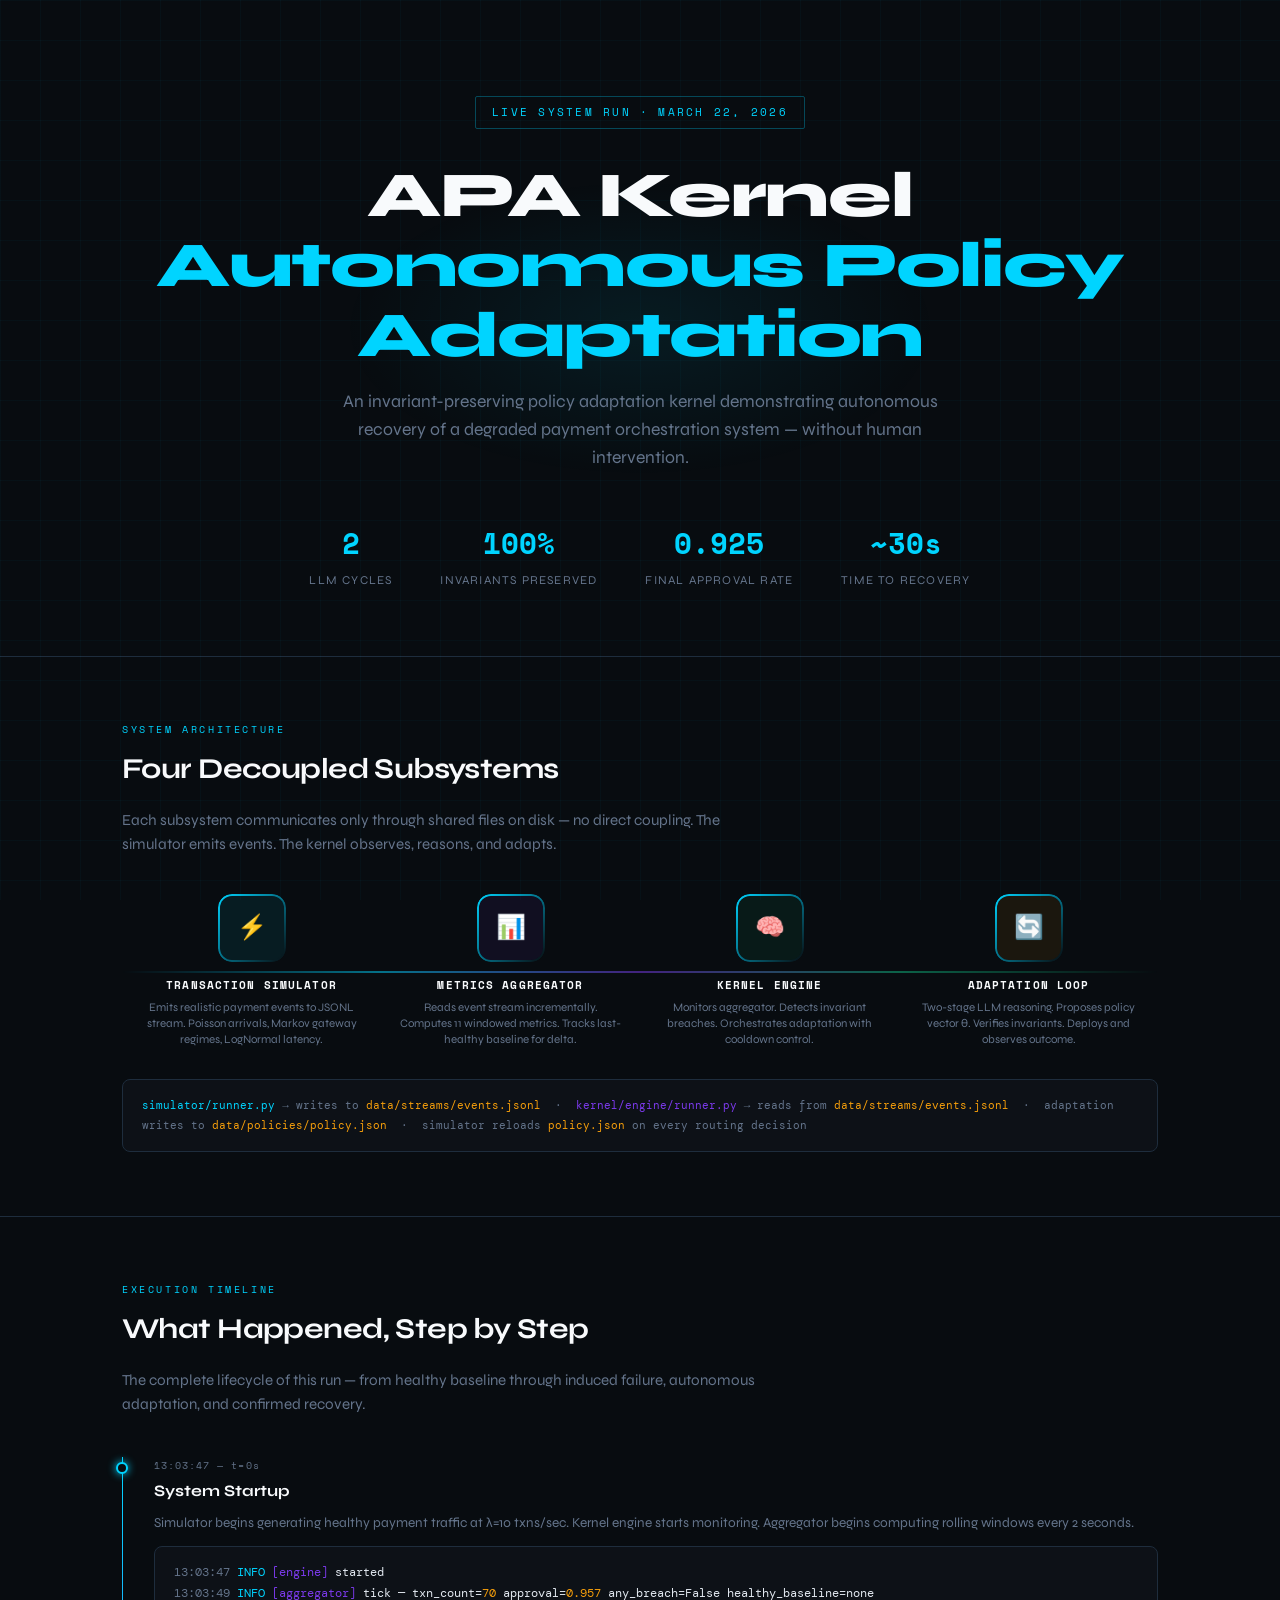
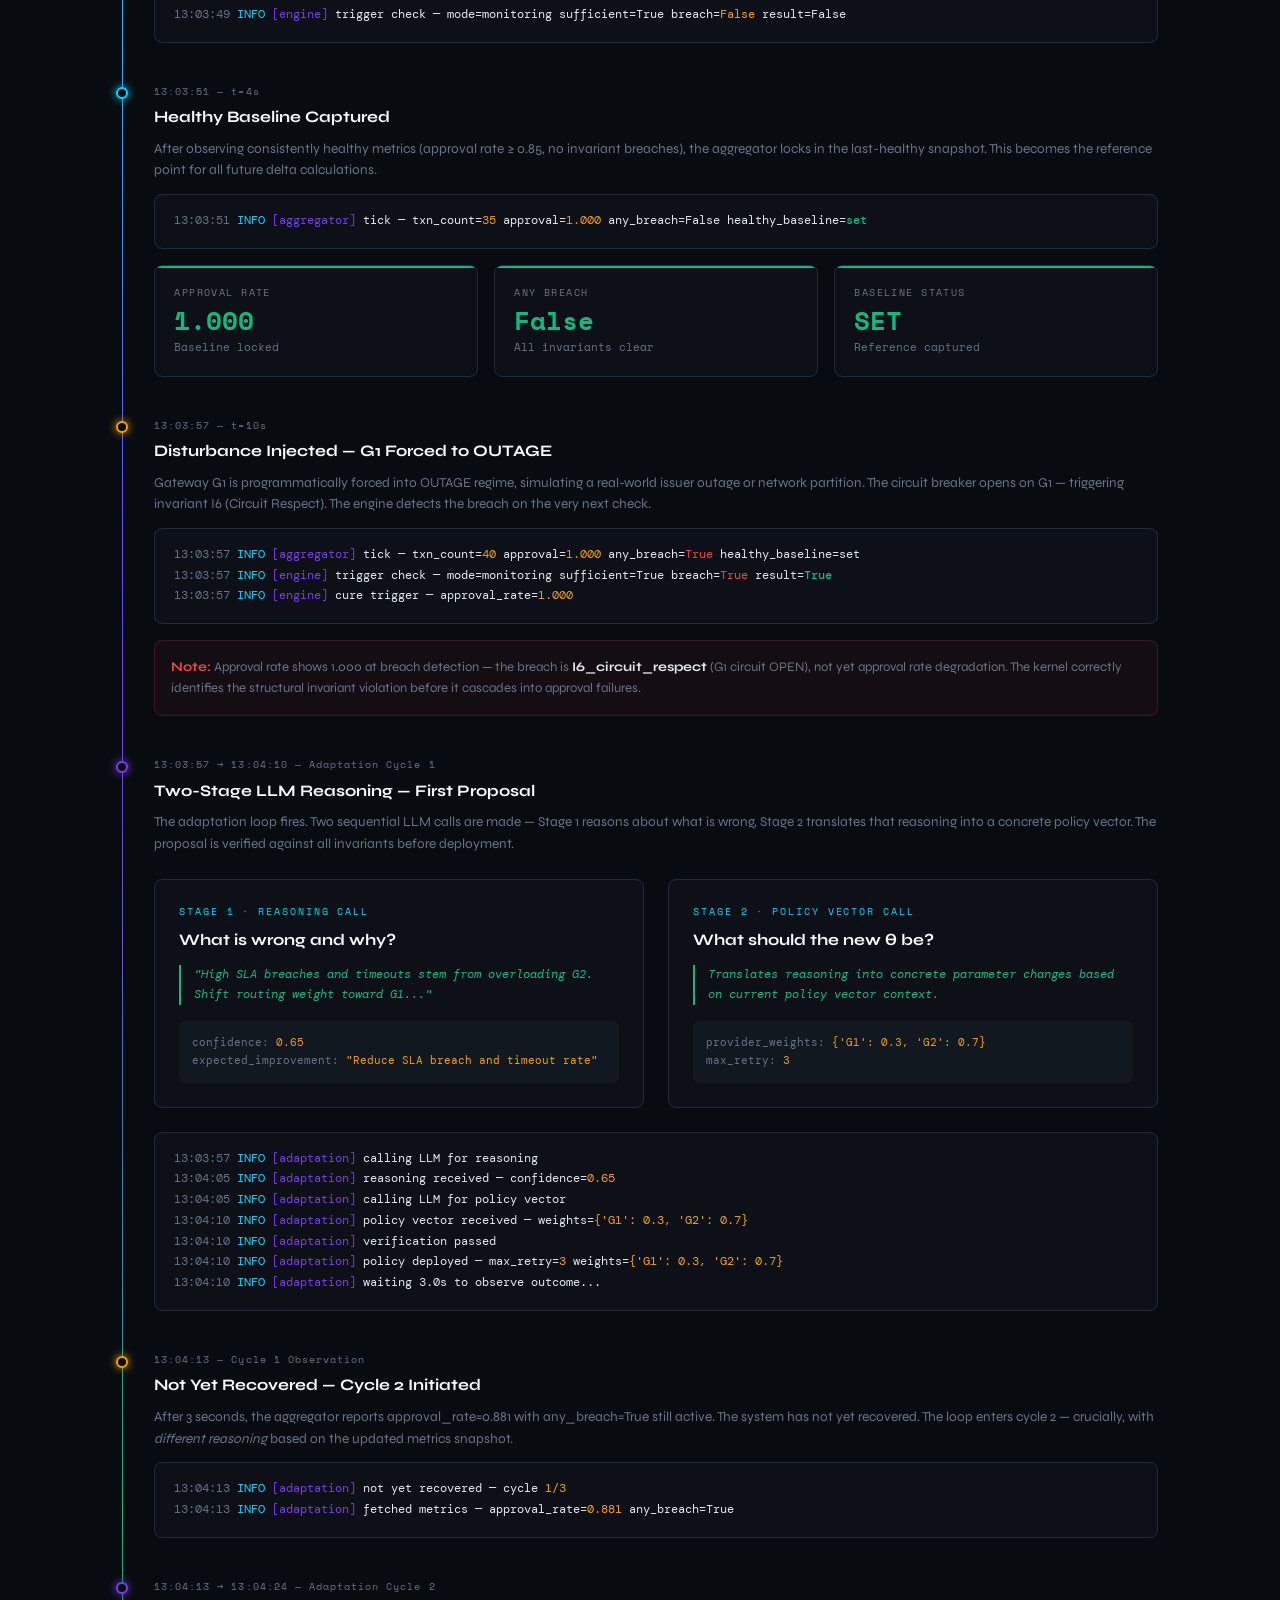
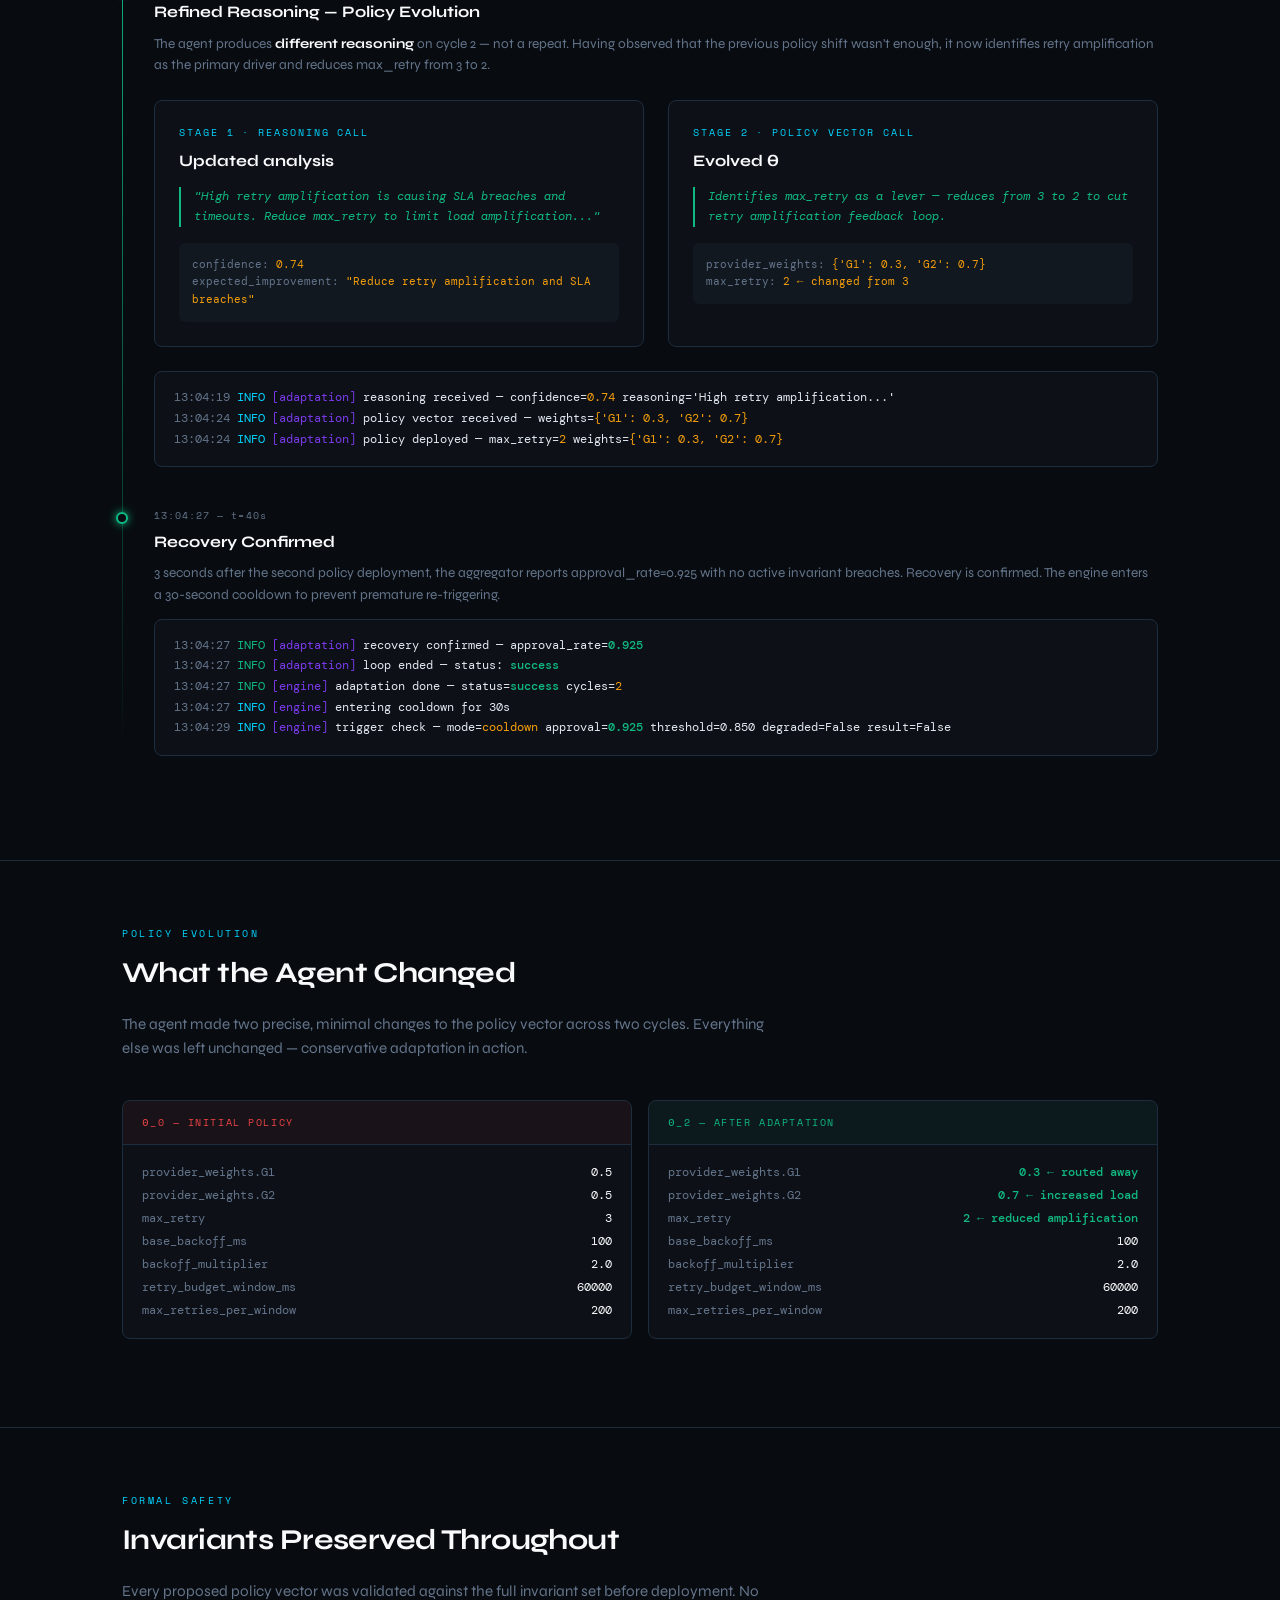
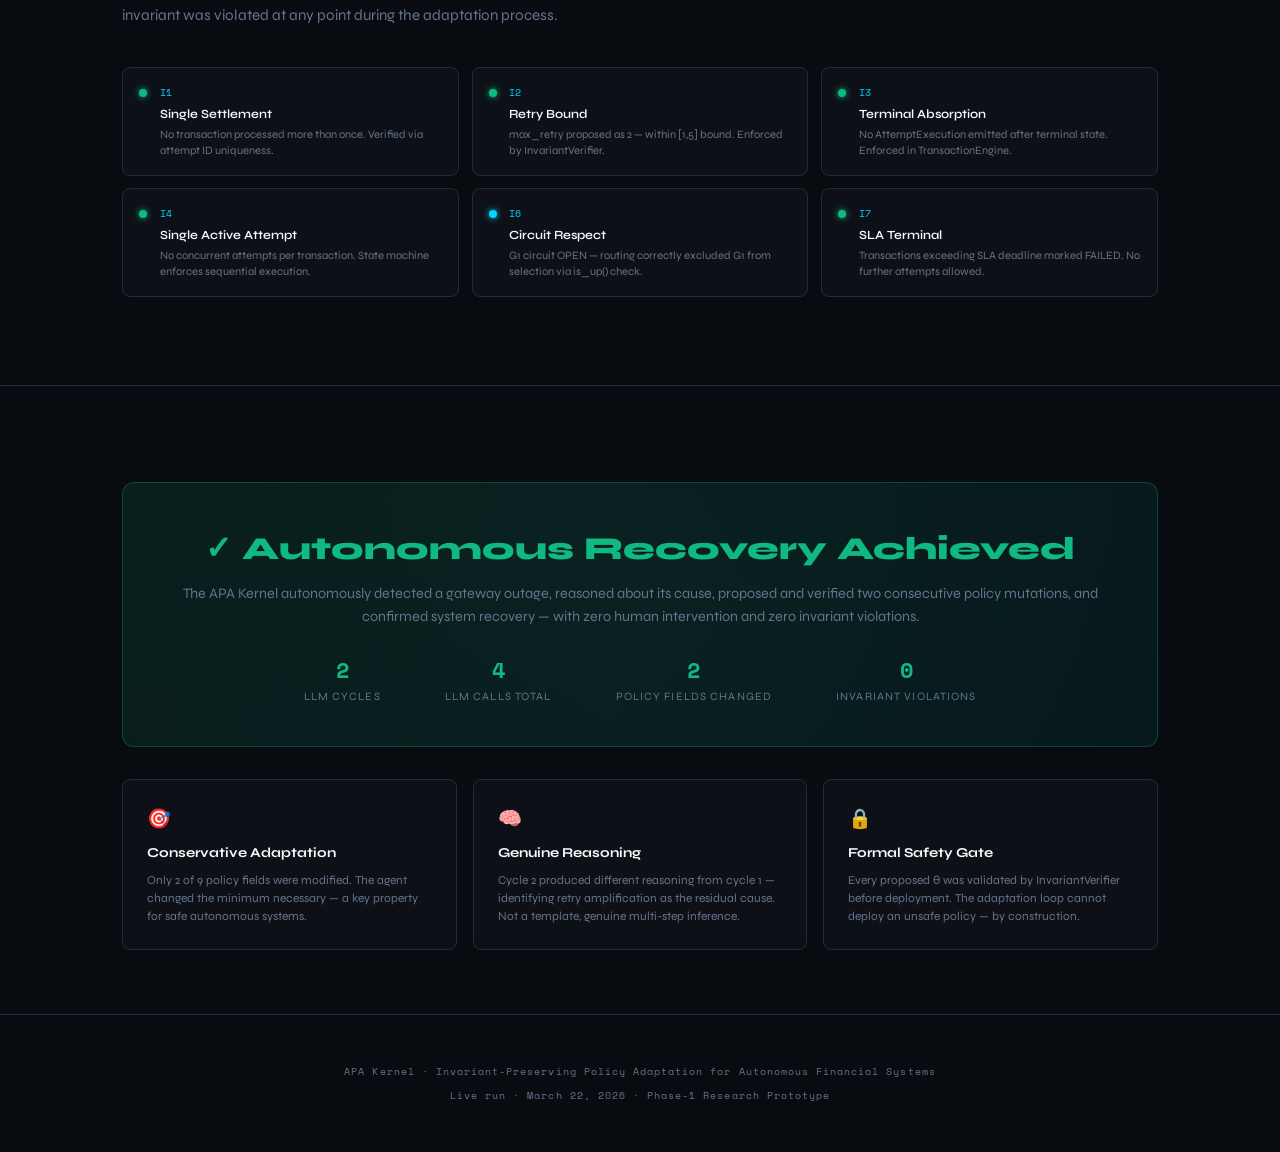
<file: docs/phase_1/apa_kernel_showcase.html>
<!DOCTYPE html>
<html lang="en">
<head>
<meta charset="UTF-8">
<meta name="viewport" content="width=device-width, initial-scale=1.0">
<title>APA Kernel — Live Run Showcase</title>
<link href="https://fonts.googleapis.com/css2?family=Space+Mono:wght@400;700&family=Syne:wght@400;600;700;800&family=DM+Mono:wght@300;400;500&display=swap" rel="stylesheet">
<style>
  :root {
    --bg: #080c10;
    --surface: #0d1117;
    --surface-2: #111820;
    --border: #1e2d3d;
    --accent: #00d4ff;
    --accent-2: #7c3aed;
    --accent-3: #10b981;
    --warn: #f59e0b;
    --danger: #ef4444;
    --text: #e2e8f0;
    --text-dim: #64748b;
    --text-bright: #f8fafc;
    --glow: rgba(0, 212, 255, 0.15);
  }

  * { margin: 0; padding: 0; box-sizing: border-box; }

  body {
    background: var(--bg);
    color: var(--text);
    font-family: 'Syne', sans-serif;
    overflow-x: hidden;
    line-height: 1.6;
  }

  /* Grid background */
  body::before {
    content: '';
    position: fixed;
    inset: 0;
    background-image:
      linear-gradient(rgba(0,212,255,0.03) 1px, transparent 1px),
      linear-gradient(90deg, rgba(0,212,255,0.03) 1px, transparent 1px);
    background-size: 40px 40px;
    pointer-events: none;
    z-index: 0;
  }

  .container {
    max-width: 1100px;
    margin: 0 auto;
    padding: 0 2rem;
    position: relative;
    z-index: 1;
  }

  /* ── HERO ── */
  .hero {
    padding: 6rem 0 4rem;
    text-align: center;
    position: relative;
  }

  .hero::after {
    content: '';
    position: absolute;
    top: 50%;
    left: 50%;
    transform: translate(-50%, -50%);
    width: 600px;
    height: 300px;
    background: radial-gradient(ellipse, rgba(0,212,255,0.08) 0%, transparent 70%);
    pointer-events: none;
  }

  .badge {
    display: inline-block;
    font-family: 'Space Mono', monospace;
    font-size: 0.7rem;
    letter-spacing: 0.2em;
    text-transform: uppercase;
    color: var(--accent);
    border: 1px solid rgba(0,212,255,0.3);
    padding: 0.4rem 1rem;
    border-radius: 2px;
    margin-bottom: 2rem;
    animation: fadeIn 0.6s ease forwards;
  }

  .hero h1 {
    font-size: clamp(2.5rem, 5vw, 4rem);
    font-weight: 800;
    color: var(--text-bright);
    letter-spacing: -0.02em;
    line-height: 1.1;
    margin-bottom: 1rem;
    animation: slideUp 0.7s ease forwards;
  }

  .hero h1 span {
    color: var(--accent);
    position: relative;
  }

  .hero-sub {
    font-size: 1.1rem;
    color: var(--text-dim);
    max-width: 600px;
    margin: 0 auto 3rem;
    font-weight: 400;
    animation: slideUp 0.8s ease forwards;
  }

  .hero-meta {
    display: flex;
    justify-content: center;
    gap: 3rem;
    animation: slideUp 0.9s ease forwards;
  }

  .hero-meta-item {
    text-align: center;
  }

  .hero-meta-item .val {
    font-family: 'Space Mono', monospace;
    font-size: 1.8rem;
    font-weight: 700;
    color: var(--accent);
    display: block;
  }

  .hero-meta-item .lbl {
    font-size: 0.75rem;
    color: var(--text-dim);
    letter-spacing: 0.1em;
    text-transform: uppercase;
  }

  /* ── SECTION ── */
  .section {
    padding: 4rem 0;
    border-top: 1px solid var(--border);
  }

  .section-label {
    font-family: 'Space Mono', monospace;
    font-size: 0.65rem;
    letter-spacing: 0.25em;
    text-transform: uppercase;
    color: var(--accent);
    margin-bottom: 0.5rem;
  }

  .section-title {
    font-size: 1.8rem;
    font-weight: 700;
    color: var(--text-bright);
    margin-bottom: 1rem;
    letter-spacing: -0.02em;
  }

  .section-desc {
    color: var(--text-dim);
    max-width: 650px;
    margin-bottom: 2.5rem;
    font-size: 0.95rem;
  }

  /* ── ARCHITECTURE ── */
  .arch-flow {
    display: grid;
    grid-template-columns: repeat(4, 1fr);
    gap: 0;
    position: relative;
    margin: 2rem 0;
  }

  .arch-flow::before {
    content: '';
    position: absolute;
    top: 50%;
    left: 0;
    right: 0;
    height: 1px;
    background: linear-gradient(90deg, transparent, var(--accent), var(--accent-2), var(--accent-3), transparent);
    transform: translateY(-50%);
    z-index: 0;
  }

  .arch-node {
    display: flex;
    flex-direction: column;
    align-items: center;
    position: relative;
    z-index: 1;
    padding: 0 1rem;
  }

  .arch-icon {
    width: 64px;
    height: 64px;
    border-radius: 12px;
    display: flex;
    align-items: center;
    justify-content: center;
    font-size: 1.5rem;
    margin-bottom: 1rem;
    position: relative;
  }

  .arch-icon::after {
    content: '';
    position: absolute;
    inset: -2px;
    border-radius: 14px;
    padding: 2px;
    background: linear-gradient(135deg, var(--accent), transparent);
    -webkit-mask: linear-gradient(#fff 0 0) content-box, linear-gradient(#fff 0 0);
    mask: linear-gradient(#fff 0 0) content-box, linear-gradient(#fff 0 0);
    -webkit-mask-composite: xor;
    mask-composite: exclude;
  }

  .arch-node-title {
    font-family: 'Space Mono', monospace;
    font-size: 0.7rem;
    font-weight: 700;
    text-transform: uppercase;
    letter-spacing: 0.1em;
    color: var(--text-bright);
    text-align: center;
    margin-bottom: 0.3rem;
  }

  .arch-node-desc {
    font-size: 0.72rem;
    color: var(--text-dim);
    text-align: center;
    line-height: 1.4;
  }

  /* ── TIMELINE ── */
  .timeline {
    position: relative;
    padding-left: 2rem;
  }

  .timeline::before {
    content: '';
    position: absolute;
    left: 0;
    top: 0;
    bottom: 0;
    width: 1px;
    background: linear-gradient(180deg, var(--accent), var(--accent-2), var(--accent-3), transparent);
  }

  .phase {
    position: relative;
    margin-bottom: 2.5rem;
    animation: fadeIn 0.5s ease forwards;
  }

  .phase-dot {
    position: absolute;
    left: -2.4rem;
    top: 0.3rem;
    width: 12px;
    height: 12px;
    border-radius: 50%;
    border: 2px solid var(--accent);
    background: var(--bg);
    box-shadow: 0 0 8px var(--accent);
  }

  .phase-dot.warn { border-color: var(--warn); box-shadow: 0 0 8px var(--warn); }
  .phase-dot.success { border-color: var(--accent-3); box-shadow: 0 0 8px var(--accent-3); }
  .phase-dot.purple { border-color: var(--accent-2); box-shadow: 0 0 8px var(--accent-2); }

  .phase-time {
    font-family: 'Space Mono', monospace;
    font-size: 0.65rem;
    color: var(--text-dim);
    letter-spacing: 0.1em;
    margin-bottom: 0.3rem;
  }

  .phase-title {
    font-size: 1rem;
    font-weight: 700;
    color: var(--text-bright);
    margin-bottom: 0.5rem;
  }

  .phase-desc {
    font-size: 0.85rem;
    color: var(--text-dim);
    margin-bottom: 0.8rem;
    line-height: 1.6;
  }

  /* ── LOG BLOCK ── */
  .log-block {
    background: var(--surface);
    border: 1px solid var(--border);
    border-radius: 8px;
    padding: 1rem 1.2rem;
    font-family: 'DM Mono', monospace;
    font-size: 0.72rem;
    line-height: 1.8;
    overflow-x: auto;
  }

  .log-line { display: block; }
  .log-time { color: var(--text-dim); }
  .log-level-info { color: var(--accent); }
  .log-level-warn { color: var(--warn); }
  .log-level-success { color: var(--accent-3); }
  .log-component { color: var(--accent-2); }
  .log-msg { color: var(--text); }
  .log-highlight { color: var(--accent-3); font-weight: 500; }
  .log-value { color: var(--warn); }

  /* ── METRICS GRID ── */
  .metrics-grid {
    display: grid;
    grid-template-columns: repeat(3, 1fr);
    gap: 1rem;
    margin: 1.5rem 0;
  }

  .metric-card {
    background: var(--surface);
    border: 1px solid var(--border);
    border-radius: 8px;
    padding: 1.2rem;
    position: relative;
    overflow: hidden;
  }

  .metric-card::before {
    content: '';
    position: absolute;
    top: 0;
    left: 0;
    right: 0;
    height: 2px;
  }

  .metric-card.healthy::before { background: var(--accent-3); }
  .metric-card.warn::before { background: var(--warn); }
  .metric-card.danger::before { background: var(--danger); }
  .metric-card.accent::before { background: var(--accent); }

  .metric-label {
    font-family: 'Space Mono', monospace;
    font-size: 0.6rem;
    letter-spacing: 0.15em;
    text-transform: uppercase;
    color: var(--text-dim);
    margin-bottom: 0.5rem;
  }

  .metric-value {
    font-family: 'Space Mono', monospace;
    font-size: 1.6rem;
    font-weight: 700;
    color: var(--text-bright);
    line-height: 1;
    margin-bottom: 0.3rem;
  }

  .metric-value.green { color: var(--accent-3); }
  .metric-value.amber { color: var(--warn); }
  .metric-value.red { color: var(--danger); }
  .metric-value.blue { color: var(--accent); }

  .metric-delta {
    font-family: 'Space Mono', monospace;
    font-size: 0.7rem;
    color: var(--text-dim);
  }

  .metric-delta.up { color: var(--accent-3); }
  .metric-delta.down { color: var(--danger); }

  /* ── TWO STAGE ── */
  .two-stage {
    display: grid;
    grid-template-columns: 1fr 1fr;
    gap: 1.5rem;
    margin: 1.5rem 0;
  }

  .stage-card {
    background: var(--surface);
    border: 1px solid var(--border);
    border-radius: 8px;
    padding: 1.5rem;
    position: relative;
  }

  .stage-number {
    font-family: 'Space Mono', monospace;
    font-size: 0.6rem;
    letter-spacing: 0.2em;
    text-transform: uppercase;
    color: var(--accent);
    margin-bottom: 0.5rem;
  }

  .stage-title {
    font-size: 1rem;
    font-weight: 700;
    color: var(--text-bright);
    margin-bottom: 0.8rem;
  }

  .stage-quote {
    font-family: 'DM Mono', monospace;
    font-size: 0.78rem;
    color: var(--accent-3);
    line-height: 1.6;
    border-left: 2px solid var(--accent-3);
    padding-left: 0.8rem;
    margin-bottom: 1rem;
    font-style: italic;
  }

  .stage-result {
    background: var(--surface-2);
    border-radius: 6px;
    padding: 0.8rem;
    font-family: 'DM Mono', monospace;
    font-size: 0.7rem;
    color: var(--text-dim);
  }

  .stage-result span { color: var(--warn); }

  /* ── RESULT BANNER ── */
  .result-banner {
    background: linear-gradient(135deg, rgba(16,185,129,0.1), rgba(0,212,255,0.05));
    border: 1px solid rgba(16,185,129,0.3);
    border-radius: 12px;
    padding: 2.5rem;
    text-align: center;
    margin: 2rem 0;
    position: relative;
    overflow: hidden;
  }

  .result-banner::before {
    content: '';
    position: absolute;
    top: -50%;
    left: -50%;
    width: 200%;
    height: 200%;
    background: radial-gradient(circle, rgba(16,185,129,0.05) 0%, transparent 60%);
    animation: pulse 3s ease-in-out infinite;
  }

  .result-banner h2 {
    font-size: 2rem;
    font-weight: 800;
    color: var(--accent-3);
    margin-bottom: 0.5rem;
    position: relative;
  }

  .result-banner p {
    color: var(--text-dim);
    font-size: 0.9rem;
    position: relative;
  }

  /* ── POLICY DIFF ── */
  .policy-diff {
    display: grid;
    grid-template-columns: 1fr 1fr;
    gap: 1rem;
    margin: 1.5rem 0;
  }

  .policy-col {
    background: var(--surface);
    border: 1px solid var(--border);
    border-radius: 8px;
    overflow: hidden;
  }

  .policy-col-header {
    padding: 0.8rem 1.2rem;
    font-family: 'Space Mono', monospace;
    font-size: 0.65rem;
    letter-spacing: 0.15em;
    text-transform: uppercase;
    border-bottom: 1px solid var(--border);
  }

  .policy-col-header.before { color: var(--danger); background: rgba(239,68,68,0.05); }
  .policy-col-header.after { color: var(--accent-3); background: rgba(16,185,129,0.05); }

  .policy-col-body {
    padding: 1rem 1.2rem;
    font-family: 'DM Mono', monospace;
    font-size: 0.72rem;
    line-height: 2;
  }

  .policy-line { display: flex; justify-content: space-between; }
  .policy-key { color: var(--text-dim); }
  .policy-val { color: var(--text-bright); }
  .policy-val.changed { color: var(--accent-3); font-weight: 500; }

  /* ── INVARIANTS ── */
  .invariant-grid {
    display: grid;
    grid-template-columns: repeat(3, 1fr);
    gap: 0.8rem;
    margin: 1.5rem 0;
  }

  .invariant-card {
    background: var(--surface);
    border: 1px solid var(--border);
    border-radius: 8px;
    padding: 1rem;
    display: flex;
    align-items: flex-start;
    gap: 0.8rem;
  }

  .invariant-status {
    width: 8px;
    height: 8px;
    border-radius: 50%;
    margin-top: 0.3rem;
    flex-shrink: 0;
  }

  .invariant-status.pass { background: var(--accent-3); box-shadow: 0 0 6px var(--accent-3); }
  .invariant-status.checked { background: var(--accent); box-shadow: 0 0 6px var(--accent); }

  .invariant-id {
    font-family: 'Space Mono', monospace;
    font-size: 0.65rem;
    color: var(--accent);
    margin-bottom: 0.2rem;
  }

  .invariant-name {
    font-size: 0.78rem;
    font-weight: 600;
    color: var(--text-bright);
    margin-bottom: 0.2rem;
  }

  .invariant-desc {
    font-size: 0.7rem;
    color: var(--text-dim);
    line-height: 1.4;
  }

  /* ── FOOTER ── */
  .footer {
    border-top: 1px solid var(--border);
    padding: 3rem 0;
    text-align: center;
  }

  .footer p {
    font-family: 'Space Mono', monospace;
    font-size: 0.65rem;
    color: var(--text-dim);
    letter-spacing: 0.1em;
  }

  /* ── ANIMATIONS ── */
  @keyframes fadeIn {
    from { opacity: 0; }
    to { opacity: 1; }
  }

  @keyframes slideUp {
    from { opacity: 0; transform: translateY(20px); }
    to { opacity: 1; transform: translateY(0); }
  }

  @keyframes pulse {
    0%, 100% { opacity: 0.5; }
    50% { opacity: 1; }
  }

  .divider {
    height: 1px;
    background: linear-gradient(90deg, transparent, var(--border), transparent);
    margin: 2rem 0;
  }

  /* scrollbar */
  ::-webkit-scrollbar { width: 4px; }
  ::-webkit-scrollbar-track { background: var(--bg); }
  ::-webkit-scrollbar-thumb { background: var(--border); border-radius: 2px; }
</style>
</head>
<body>

<!-- HERO -->
<div class="hero">
  <div class="container">
    <div class="badge">Live System Run · March 22, 2026</div>
    <h1>APA Kernel<br><span>Autonomous Policy Adaptation</span></h1>
    <p class="hero-sub">
      An invariant-preserving policy adaptation kernel demonstrating autonomous recovery
      of a degraded payment orchestration system — without human intervention.
    </p>
    <div class="hero-meta">
      <div class="hero-meta-item">
        <span class="val">2</span>
        <span class="lbl">LLM Cycles</span>
      </div>
      <div class="hero-meta-item">
        <span class="val">100%</span>
        <span class="lbl">Invariants Preserved</span>
      </div>
      <div class="hero-meta-item">
        <span class="val">0.925</span>
        <span class="lbl">Final Approval Rate</span>
      </div>
      <div class="hero-meta-item">
        <span class="val">~30s</span>
        <span class="lbl">Time to Recovery</span>
      </div>
    </div>
  </div>
</div>

<!-- ARCHITECTURE -->
<div class="section">
  <div class="container">
    <div class="section-label">System Architecture</div>
    <div class="section-title">Four Decoupled Subsystems</div>
    <p class="section-desc">
      Each subsystem communicates only through shared files on disk — no direct coupling.
      The simulator emits events. The kernel observes, reasons, and adapts.
    </p>
    <div class="arch-flow">
      <div class="arch-node">
        <div class="arch-icon" style="background: rgba(0,212,255,0.08);">⚡</div>
        <div class="arch-node-title">Transaction Simulator</div>
        <div class="arch-node-desc">Emits realistic payment events to JSONL stream. Poisson arrivals, Markov gateway regimes, LogNormal latency.</div>
      </div>
      <div class="arch-node">
        <div class="arch-icon" style="background: rgba(124,58,237,0.08);">📊</div>
        <div class="arch-node-title">Metrics Aggregator</div>
        <div class="arch-node-desc">Reads event stream incrementally. Computes 11 windowed metrics. Tracks last-healthy baseline for delta.</div>
      </div>
      <div class="arch-node">
        <div class="arch-icon" style="background: rgba(16,185,129,0.08);">🧠</div>
        <div class="arch-node-title">Kernel Engine</div>
        <div class="arch-node-desc">Monitors aggregator. Detects invariant breaches. Orchestrates adaptation with cooldown control.</div>
      </div>
      <div class="arch-node">
        <div class="arch-icon" style="background: rgba(245,158,11,0.08);">🔄</div>
        <div class="arch-node-title">Adaptation Loop</div>
        <div class="arch-node-desc">Two-stage LLM reasoning. Proposes policy vector θ. Verifies invariants. Deploys and observes outcome.</div>
      </div>
    </div>
    <div class="log-block" style="margin-top: 1.5rem; font-size: 0.68rem; color: var(--text-dim);">
      <span style="color: var(--accent);">simulator/runner.py</span> → writes to <span style="color: var(--warn);">data/streams/events.jsonl</span> &nbsp;·&nbsp;
      <span style="color: var(--accent-2);">kernel/engine/runner.py</span> → reads from <span style="color: var(--warn);">data/streams/events.jsonl</span> &nbsp;·&nbsp;
      adaptation writes to <span style="color: var(--warn);">data/policies/policy.json</span> &nbsp;·&nbsp;
      simulator reloads <span style="color: var(--warn);">policy.json</span> on every routing decision
    </div>
  </div>
</div>

<!-- TIMELINE -->
<div class="section">
  <div class="container">
    <div class="section-label">Execution Timeline</div>
    <div class="section-title">What Happened, Step by Step</div>
    <p class="section-desc">
      The complete lifecycle of this run — from healthy baseline through induced failure,
      autonomous adaptation, and confirmed recovery.
    </p>

    <div class="timeline">

      <!-- Phase 1 -->
      <div class="phase">
        <div class="phase-dot"></div>
        <div class="phase-time">13:03:47 — t=0s</div>
        <div class="phase-title">System Startup</div>
        <div class="phase-desc">Simulator begins generating healthy payment traffic at λ=10 txns/sec. Kernel engine starts monitoring. Aggregator begins computing rolling windows every 2 seconds.</div>
        <div class="log-block">
          <span class="log-line"><span class="log-time">13:03:47</span> <span class="log-level-info">INFO</span> <span class="log-component">[engine]</span> <span class="log-msg">started</span></span>
          <span class="log-line"><span class="log-time">13:03:49</span> <span class="log-level-info">INFO</span> <span class="log-component">[aggregator]</span> <span class="log-msg">tick — txn_count=<span class="log-value">70</span> approval=<span class="log-value">0.957</span> any_breach=False healthy_baseline=none</span></span>
          <span class="log-line"><span class="log-time">13:03:49</span> <span class="log-level-info">INFO</span> <span class="log-component">[engine]</span> <span class="log-msg">trigger check — mode=monitoring sufficient=True breach=<span class="log-value">False</span> result=False</span></span>
        </div>
      </div>

      <!-- Phase 2 -->
      <div class="phase">
        <div class="phase-dot"></div>
        <div class="phase-time">13:03:51 — t=4s</div>
        <div class="phase-title">Healthy Baseline Captured</div>
        <div class="phase-desc">After observing consistently healthy metrics (approval rate ≥ 0.85, no invariant breaches), the aggregator locks in the last-healthy snapshot. This becomes the reference point for all future delta calculations.</div>
        <div class="log-block">
          <span class="log-line"><span class="log-time">13:03:51</span> <span class="log-level-info">INFO</span> <span class="log-component">[aggregator]</span> <span class="log-msg">tick — txn_count=<span class="log-value">35</span> approval=<span class="log-value">1.000</span> any_breach=False healthy_baseline=<span class="log-highlight">set</span></span></span>
        </div>
        <div class="metrics-grid" style="margin-top: 1rem;">
          <div class="metric-card healthy">
            <div class="metric-label">Approval Rate</div>
            <div class="metric-value green">1.000</div>
            <div class="metric-delta">Baseline locked</div>
          </div>
          <div class="metric-card healthy">
            <div class="metric-label">Any Breach</div>
            <div class="metric-value green">False</div>
            <div class="metric-delta">All invariants clear</div>
          </div>
          <div class="metric-card healthy">
            <div class="metric-label">Baseline Status</div>
            <div class="metric-value green">SET</div>
            <div class="metric-delta">Reference captured</div>
          </div>
        </div>
      </div>

      <!-- Phase 3 -->
      <div class="phase">
        <div class="phase-dot warn"></div>
        <div class="phase-time">13:03:57 — t=10s</div>
        <div class="phase-title">Disturbance Injected — G1 Forced to OUTAGE</div>
        <div class="phase-desc">
          Gateway G1 is programmatically forced into OUTAGE regime, simulating a real-world issuer outage or network partition. The circuit breaker opens on G1 — triggering invariant I6 (Circuit Respect). The engine detects the breach on the very next check.
        </div>
        <div class="log-block">
          <span class="log-line"><span class="log-time">13:03:57</span> <span class="log-level-info">INFO</span> <span class="log-component">[aggregator]</span> <span class="log-msg">tick — txn_count=<span class="log-value">40</span> approval=<span class="log-value">1.000</span> any_breach=<span style="color:var(--danger)">True</span> healthy_baseline=set</span></span>
          <span class="log-line"><span class="log-time">13:03:57</span> <span class="log-level-info">INFO</span> <span class="log-component">[engine]</span> <span class="log-msg">trigger check — mode=monitoring sufficient=True breach=<span style="color:var(--danger)">True</span> result=<span class="log-highlight">True</span></span></span>
          <span class="log-line"><span class="log-time">13:03:57</span> <span class="log-level-info">INFO</span> <span class="log-component">[engine]</span> <span class="log-msg">cure trigger — approval_rate=<span class="log-value">1.000</span></span></span>
        </div>
        <div style="margin-top: 1rem; padding: 1rem; background: rgba(239,68,68,0.05); border: 1px solid rgba(239,68,68,0.2); border-radius: 8px; font-size: 0.82rem; color: var(--text-dim);">
          <strong style="color: var(--danger);">Note:</strong> Approval rate shows 1.000 at breach detection — the breach is <strong style="color: var(--text);">I6_circuit_respect</strong> (G1 circuit OPEN), not yet approval rate degradation. The kernel correctly identifies the structural invariant violation before it cascades into approval failures.
        </div>
      </div>

      <!-- Phase 4 -->
      <div class="phase">
        <div class="phase-dot purple"></div>
        <div class="phase-time">13:03:57 → 13:04:10 — Adaptation Cycle 1</div>
        <div class="phase-title">Two-Stage LLM Reasoning — First Proposal</div>
        <div class="phase-desc">
          The adaptation loop fires. Two sequential LLM calls are made — Stage 1 reasons about what is wrong, Stage 2 translates that reasoning into a concrete policy vector. The proposal is verified against all invariants before deployment.
        </div>

        <div class="two-stage">
          <div class="stage-card">
            <div class="stage-number">Stage 1 · Reasoning Call</div>
            <div class="stage-title">What is wrong and why?</div>
            <div class="stage-quote">
              "High SLA breaches and timeouts stem from overloading G2. Shift routing weight toward G1..."
            </div>
            <div class="stage-result">
              confidence: <span>0.65</span><br>
              expected_improvement: <span>"Reduce SLA breach and timeout rate"</span>
            </div>
          </div>
          <div class="stage-card">
            <div class="stage-number">Stage 2 · Policy Vector Call</div>
            <div class="stage-title">What should the new θ be?</div>
            <div class="stage-quote">
              Translates reasoning into concrete parameter changes based on current policy vector context.
            </div>
            <div class="stage-result">
              provider_weights: <span>{'G1': 0.3, 'G2': 0.7}</span><br>
              max_retry: <span>3</span>
            </div>
          </div>
        </div>

        <div class="log-block">
          <span class="log-line"><span class="log-time">13:03:57</span> <span class="log-level-info">INFO</span> <span class="log-component">[adaptation]</span> <span class="log-msg">calling LLM for reasoning</span></span>
          <span class="log-line"><span class="log-time">13:04:05</span> <span class="log-level-info">INFO</span> <span class="log-component">[adaptation]</span> <span class="log-msg">reasoning received — confidence=<span class="log-value">0.65</span></span></span>
          <span class="log-line"><span class="log-time">13:04:05</span> <span class="log-level-info">INFO</span> <span class="log-component">[adaptation]</span> <span class="log-msg">calling LLM for policy vector</span></span>
          <span class="log-line"><span class="log-time">13:04:10</span> <span class="log-level-info">INFO</span> <span class="log-component">[adaptation]</span> <span class="log-msg">policy vector received — weights=<span class="log-value">{'G1': 0.3, 'G2': 0.7}</span></span></span>
          <span class="log-line"><span class="log-time">13:04:10</span> <span class="log-level-info">INFO</span> <span class="log-component">[adaptation]</span> <span class="log-msg">verification passed</span></span>
          <span class="log-line"><span class="log-time">13:04:10</span> <span class="log-level-info">INFO</span> <span class="log-component">[adaptation]</span> <span class="log-msg">policy deployed — max_retry=<span class="log-value">3</span> weights=<span class="log-value">{'G1': 0.3, 'G2': 0.7}</span></span></span>
          <span class="log-line"><span class="log-time">13:04:10</span> <span class="log-level-info">INFO</span> <span class="log-component">[adaptation]</span> <span class="log-msg">waiting 3.0s to observe outcome...</span></span>
        </div>
      </div>

      <!-- Phase 5 -->
      <div class="phase">
        <div class="phase-dot warn"></div>
        <div class="phase-time">13:04:13 — Cycle 1 Observation</div>
        <div class="phase-title">Not Yet Recovered — Cycle 2 Initiated</div>
        <div class="phase-desc">
          After 3 seconds, the aggregator reports approval_rate=0.881 with any_breach=True still active. The system has not yet recovered. The loop enters cycle 2 — crucially, with <em>different reasoning</em> based on the updated metrics snapshot.
        </div>
        <div class="log-block">
          <span class="log-line"><span class="log-time">13:04:13</span> <span class="log-level-info">INFO</span> <span class="log-component">[adaptation]</span> <span class="log-msg">not yet recovered — cycle <span class="log-value">1/3</span></span></span>
          <span class="log-line"><span class="log-time">13:04:13</span> <span class="log-level-info">INFO</span> <span class="log-component">[adaptation]</span> <span class="log-msg">fetched metrics — approval_rate=<span class="log-value">0.881</span> any_breach=True</span></span>
        </div>
      </div>

      <!-- Phase 6 -->
      <div class="phase">
        <div class="phase-dot purple"></div>
        <div class="phase-time">13:04:13 → 13:04:24 — Adaptation Cycle 2</div>
        <div class="phase-title">Refined Reasoning — Policy Evolution</div>
        <div class="phase-desc">
          The agent produces <strong style="color: var(--text-bright);">different reasoning</strong> on cycle 2 — not a repeat. Having observed that the previous policy shift wasn't enough, it now identifies retry amplification as the primary driver and reduces max_retry from 3 to 2.
        </div>

        <div class="two-stage">
          <div class="stage-card">
            <div class="stage-number">Stage 1 · Reasoning Call</div>
            <div class="stage-title">Updated analysis</div>
            <div class="stage-quote">
              "High retry amplification is causing SLA breaches and timeouts. Reduce max_retry to limit load amplification..."
            </div>
            <div class="stage-result">
              confidence: <span>0.74</span><br>
              expected_improvement: <span>"Reduce retry amplification and SLA breaches"</span>
            </div>
          </div>
          <div class="stage-card">
            <div class="stage-number">Stage 2 · Policy Vector Call</div>
            <div class="stage-title">Evolved θ</div>
            <div class="stage-quote">
              Identifies max_retry as a lever — reduces from 3 to 2 to cut retry amplification feedback loop.
            </div>
            <div class="stage-result">
              provider_weights: <span>{'G1': 0.3, 'G2': 0.7}</span><br>
              max_retry: <span>2 ← changed from 3</span>
            </div>
          </div>
        </div>

        <div class="log-block">
          <span class="log-line"><span class="log-time">13:04:19</span> <span class="log-level-info">INFO</span> <span class="log-component">[adaptation]</span> <span class="log-msg">reasoning received — confidence=<span class="log-value">0.74</span> reasoning='High retry amplification...'</span></span>
          <span class="log-line"><span class="log-time">13:04:24</span> <span class="log-level-info">INFO</span> <span class="log-component">[adaptation]</span> <span class="log-msg">policy vector received — weights=<span class="log-value">{'G1': 0.3, 'G2': 0.7}</span></span></span>
          <span class="log-line"><span class="log-time">13:04:24</span> <span class="log-level-info">INFO</span> <span class="log-component">[adaptation]</span> <span class="log-msg">policy deployed — max_retry=<span class="log-value">2</span> weights=<span class="log-value">{'G1': 0.3, 'G2': 0.7}</span></span></span>
        </div>
      </div>

      <!-- Phase 7 -->
      <div class="phase">
        <div class="phase-dot success"></div>
        <div class="phase-time">13:04:27 — t=40s</div>
        <div class="phase-title">Recovery Confirmed</div>
        <div class="phase-desc">
          3 seconds after the second policy deployment, the aggregator reports approval_rate=0.925 with no active invariant breaches. Recovery is confirmed. The engine enters a 30-second cooldown to prevent premature re-triggering.
        </div>
        <div class="log-block">
          <span class="log-line"><span class="log-time">13:04:27</span> <span class="log-level-success">INFO</span> <span class="log-component">[adaptation]</span> <span class="log-msg">recovery confirmed — approval_rate=<span class="log-highlight">0.925</span></span></span>
          <span class="log-line"><span class="log-time">13:04:27</span> <span class="log-level-success">INFO</span> <span class="log-component">[adaptation]</span> <span class="log-msg">loop ended — status: <span class="log-highlight">success</span></span></span>
          <span class="log-line"><span class="log-time">13:04:27</span> <span class="log-level-success">INFO</span> <span class="log-component">[engine]</span> <span class="log-msg">adaptation done — status=<span class="log-highlight">success</span> cycles=<span class="log-value">2</span></span></span>
          <span class="log-line"><span class="log-time">13:04:27</span> <span class="log-level-info">INFO</span> <span class="log-component">[engine]</span> <span class="log-msg">entering cooldown for 30s</span></span>
          <span class="log-line"><span class="log-time">13:04:29</span> <span class="log-level-info">INFO</span> <span class="log-component">[engine]</span> <span class="log-msg">trigger check — mode=<span class="log-value">cooldown</span> approval=<span class="log-highlight">0.925</span> threshold=0.850 degraded=False result=False</span></span>
        </div>
      </div>

    </div>
  </div>
</div>

<!-- POLICY DIFF -->
<div class="section">
  <div class="container">
    <div class="section-label">Policy Evolution</div>
    <div class="section-title">What the Agent Changed</div>
    <p class="section-desc">
      The agent made two precise, minimal changes to the policy vector across two cycles.
      Everything else was left unchanged — conservative adaptation in action.
    </p>
    <div class="policy-diff">
      <div class="policy-col">
        <div class="policy-col-header before">θ_0 — Initial Policy</div>
        <div class="policy-col-body">
          <div class="policy-line"><span class="policy-key">provider_weights.G1</span><span class="policy-val">0.5</span></div>
          <div class="policy-line"><span class="policy-key">provider_weights.G2</span><span class="policy-val">0.5</span></div>
          <div class="policy-line"><span class="policy-key">max_retry</span><span class="policy-val">3</span></div>
          <div class="policy-line"><span class="policy-key">base_backoff_ms</span><span class="policy-val">100</span></div>
          <div class="policy-line"><span class="policy-key">backoff_multiplier</span><span class="policy-val">2.0</span></div>
          <div class="policy-line"><span class="policy-key">retry_budget_window_ms</span><span class="policy-val">60000</span></div>
          <div class="policy-line"><span class="policy-key">max_retries_per_window</span><span class="policy-val">200</span></div>
        </div>
      </div>
      <div class="policy-col">
        <div class="policy-col-header after">θ_2 — After Adaptation</div>
        <div class="policy-col-body">
          <div class="policy-line"><span class="policy-key">provider_weights.G1</span><span class="policy-val changed">0.3 ← routed away</span></div>
          <div class="policy-line"><span class="policy-key">provider_weights.G2</span><span class="policy-val changed">0.7 ← increased load</span></div>
          <div class="policy-line"><span class="policy-key">max_retry</span><span class="policy-val changed">2 ← reduced amplification</span></div>
          <div class="policy-line"><span class="policy-key">base_backoff_ms</span><span class="policy-val">100</span></div>
          <div class="policy-line"><span class="policy-key">backoff_multiplier</span><span class="policy-val">2.0</span></div>
          <div class="policy-line"><span class="policy-key">retry_budget_window_ms</span><span class="policy-val">60000</span></div>
          <div class="policy-line"><span class="policy-key">max_retries_per_window</span><span class="policy-val">200</span></div>
        </div>
      </div>
    </div>
  </div>
</div>

<!-- INVARIANTS -->
<div class="section">
  <div class="container">
    <div class="section-label">Formal Safety</div>
    <div class="section-title">Invariants Preserved Throughout</div>
    <p class="section-desc">
      Every proposed policy vector was validated against the full invariant set before deployment.
      No invariant was violated at any point during the adaptation process.
    </p>
    <div class="invariant-grid">
      <div class="invariant-card">
        <div class="invariant-status pass"></div>
        <div>
          <div class="invariant-id">I1</div>
          <div class="invariant-name">Single Settlement</div>
          <div class="invariant-desc">No transaction processed more than once. Verified via attempt ID uniqueness.</div>
        </div>
      </div>
      <div class="invariant-card">
        <div class="invariant-status pass"></div>
        <div>
          <div class="invariant-id">I2</div>
          <div class="invariant-name">Retry Bound</div>
          <div class="invariant-desc">max_retry proposed as 2 — within [1,5] bound. Enforced by InvariantVerifier.</div>
        </div>
      </div>
      <div class="invariant-card">
        <div class="invariant-status pass"></div>
        <div>
          <div class="invariant-id">I3</div>
          <div class="invariant-name">Terminal Absorption</div>
          <div class="invariant-desc">No AttemptExecution emitted after terminal state. Enforced in TransactionEngine.</div>
        </div>
      </div>
      <div class="invariant-card">
        <div class="invariant-status pass"></div>
        <div>
          <div class="invariant-id">I4</div>
          <div class="invariant-name">Single Active Attempt</div>
          <div class="invariant-desc">No concurrent attempts per transaction. State machine enforces sequential execution.</div>
        </div>
      </div>
      <div class="invariant-card">
        <div class="invariant-status checked"></div>
        <div>
          <div class="invariant-id">I6</div>
          <div class="invariant-name">Circuit Respect</div>
          <div class="invariant-desc">G1 circuit OPEN — routing correctly excluded G1 from selection via is_up() check.</div>
        </div>
      </div>
      <div class="invariant-card">
        <div class="invariant-status pass"></div>
        <div>
          <div class="invariant-id">I7</div>
          <div class="invariant-name">SLA Terminal</div>
          <div class="invariant-desc">Transactions exceeding SLA deadline marked FAILED. No further attempts allowed.</div>
        </div>
      </div>
    </div>
  </div>
</div>

<!-- RESULT -->
<div class="section">
  <div class="container">
    <div class="result-banner">
      <h2>✓ Autonomous Recovery Achieved</h2>
      <p style="margin-top: 0.5rem; margin-bottom: 1.5rem;">
        The APA Kernel autonomously detected a gateway outage, reasoned about its cause,
        proposed and verified two consecutive policy mutations, and confirmed system recovery —
        with zero human intervention and zero invariant violations.
      </p>
      <div style="display: flex; justify-content: center; gap: 4rem;">
        <div>
          <div style="font-family: 'Space Mono', monospace; font-size: 1.4rem; color: var(--accent-3); font-weight: 700;">2</div>
          <div style="font-size: 0.7rem; color: var(--text-dim); letter-spacing: 0.1em; text-transform: uppercase;">LLM Cycles</div>
        </div>
        <div>
          <div style="font-family: 'Space Mono', monospace; font-size: 1.4rem; color: var(--accent-3); font-weight: 700;">4</div>
          <div style="font-size: 0.7rem; color: var(--text-dim); letter-spacing: 0.1em; text-transform: uppercase;">LLM Calls Total</div>
        </div>
        <div>
          <div style="font-family: 'Space Mono', monospace; font-size: 1.4rem; color: var(--accent-3); font-weight: 700;">2</div>
          <div style="font-size: 0.7rem; color: var(--text-dim); letter-spacing: 0.1em; text-transform: uppercase;">Policy Fields Changed</div>
        </div>
        <div>
          <div style="font-family: 'Space Mono', monospace; font-size: 1.4rem; color: var(--accent-3); font-weight: 700;">0</div>
          <div style="font-size: 0.7rem; color: var(--text-dim); letter-spacing: 0.1em; text-transform: uppercase;">Invariant Violations</div>
        </div>
      </div>
    </div>

    <!-- Key research claims -->
    <div style="display: grid; grid-template-columns: 1fr 1fr 1fr; gap: 1rem; margin-top: 1.5rem;">
      <div style="background: var(--surface); border: 1px solid var(--border); border-radius: 8px; padding: 1.5rem;">
        <div style="font-size: 1.2rem; margin-bottom: 0.5rem;">🎯</div>
        <div style="font-size: 0.85rem; font-weight: 700; color: var(--text-bright); margin-bottom: 0.4rem;">Conservative Adaptation</div>
        <div style="font-size: 0.75rem; color: var(--text-dim); line-height: 1.5;">Only 2 of 9 policy fields were modified. The agent changed the minimum necessary — a key property for safe autonomous systems.</div>
      </div>
      <div style="background: var(--surface); border: 1px solid var(--border); border-radius: 8px; padding: 1.5rem;">
        <div style="font-size: 1.2rem; margin-bottom: 0.5rem;">🧠</div>
        <div style="font-size: 0.85rem; font-weight: 700; color: var(--text-bright); margin-bottom: 0.4rem;">Genuine Reasoning</div>
        <div style="font-size: 0.75rem; color: var(--text-dim); line-height: 1.5;">Cycle 2 produced different reasoning from cycle 1 — identifying retry amplification as the residual cause. Not a template, genuine multi-step inference.</div>
      </div>
      <div style="background: var(--surface); border: 1px solid var(--border); border-radius: 8px; padding: 1.5rem;">
        <div style="font-size: 1.2rem; margin-bottom: 0.5rem;">🔒</div>
        <div style="font-size: 0.85rem; font-weight: 700; color: var(--text-bright); margin-bottom: 0.4rem;">Formal Safety Gate</div>
        <div style="font-size: 0.75rem; color: var(--text-dim); line-height: 1.5;">Every proposed θ was validated by InvariantVerifier before deployment. The adaptation loop cannot deploy an unsafe policy — by construction.</div>
      </div>
    </div>
  </div>
</div>

<!-- FOOTER -->
<div class="footer">
  <div class="container">
    <p>APA Kernel · Invariant-Preserving Policy Adaptation for Autonomous Financial Systems</p>
    <p style="margin-top: 0.5rem;">Live run · March 22, 2026 · Phase-1 Research Prototype</p>
  </div>
</div>

</body>
</html>
</file>
